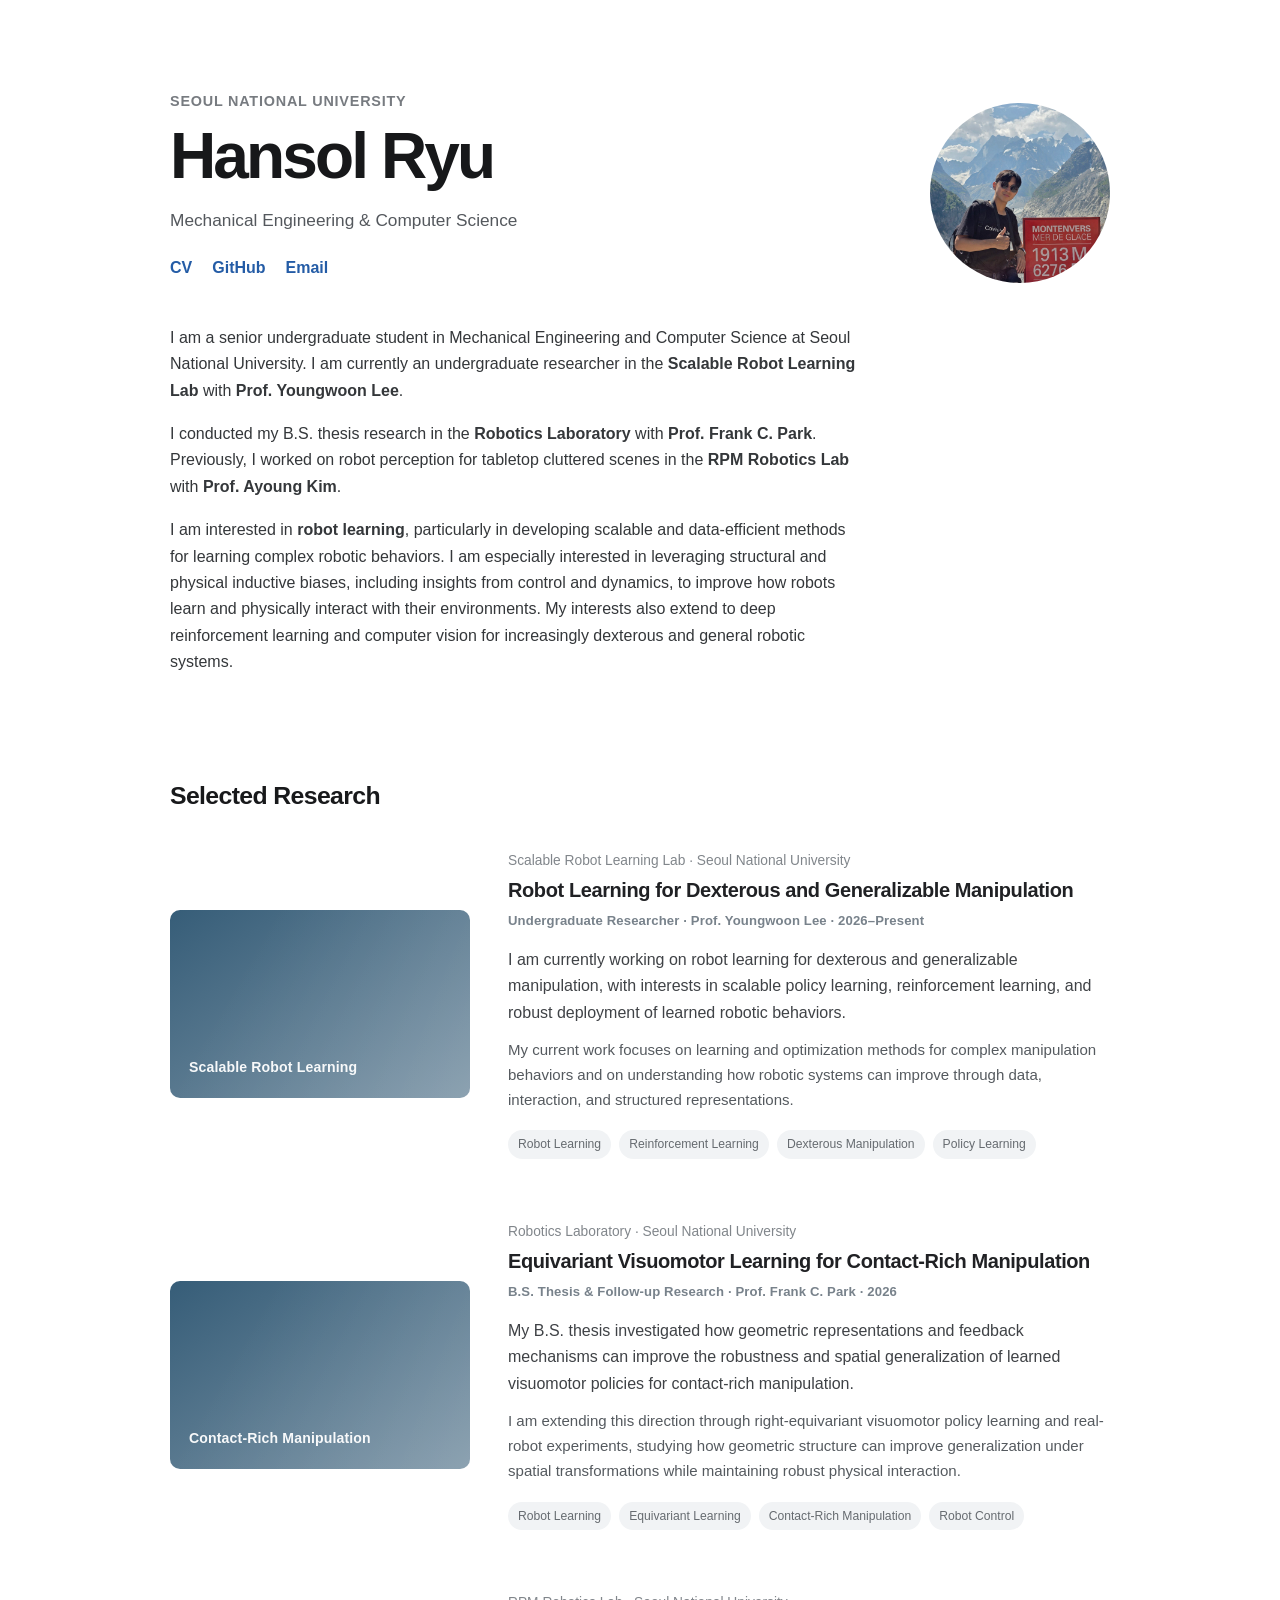
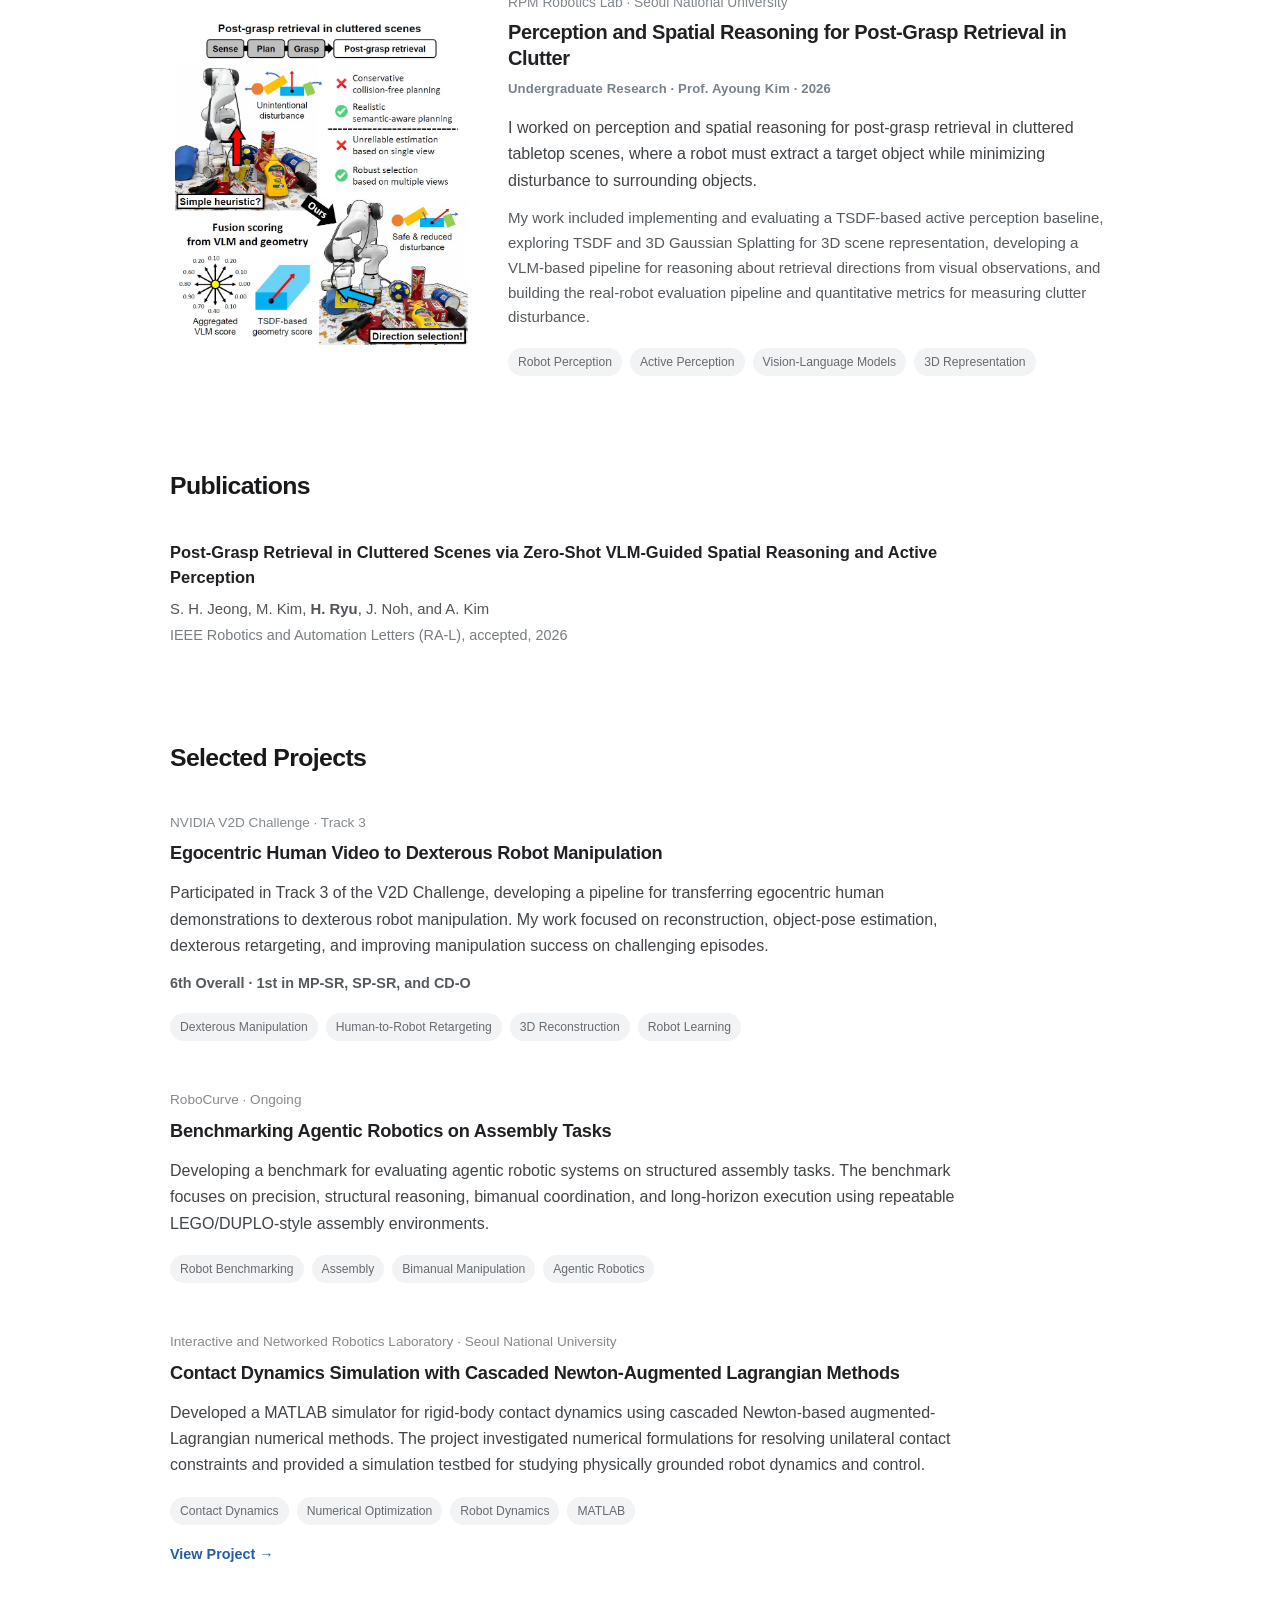
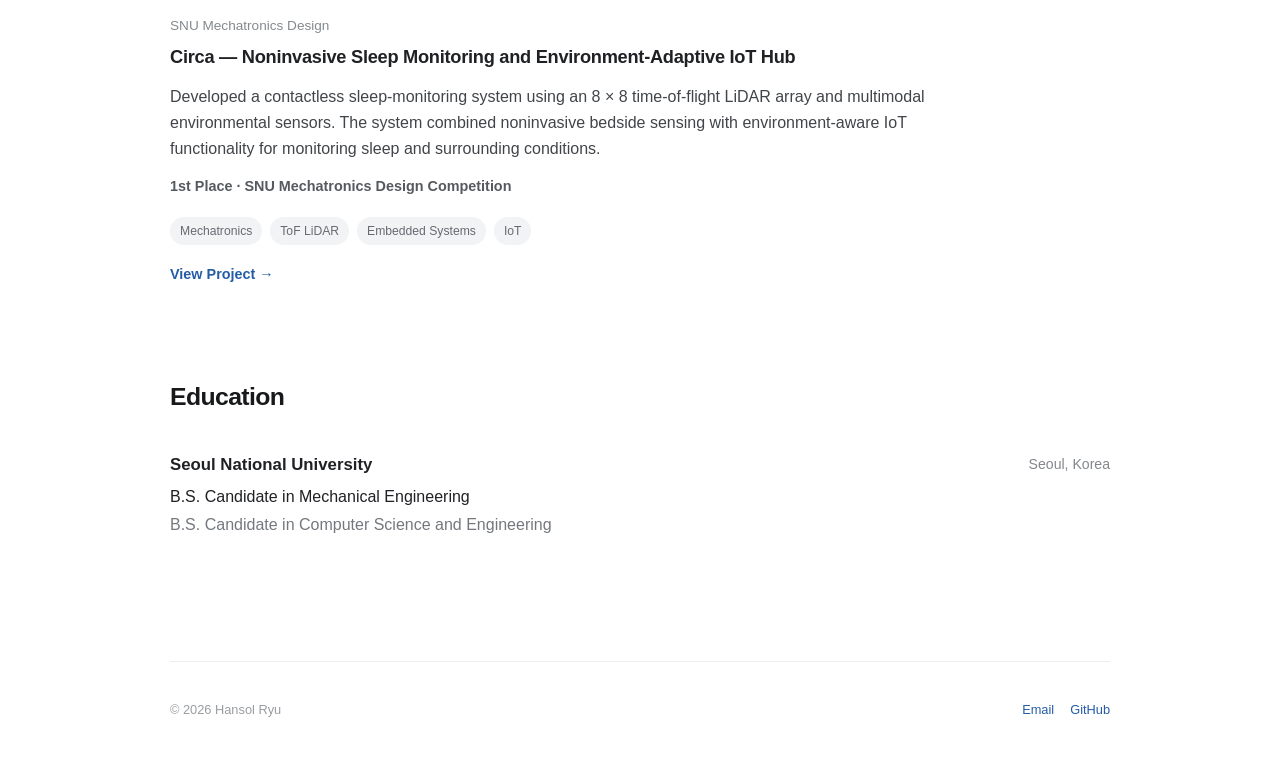
<file: index.html>
<!DOCTYPE html>
<html lang="en">

<head>
  <meta charset="UTF-8">
  <meta name="viewport" content="width=device-width, initial-scale=1.0">

  <title>Hansol Ryu</title>

  <meta
    name="description"
    content="Hansol Ryu - Undergraduate researcher in robot learning at Seoul National University."
  >

  <!-- Increase version number when CSS is updated -->
  <link rel="stylesheet" href="style.css?v=10">
</head>


<body>

  <main class="container">


    <!-- =========================================================
         HERO
    ========================================================== -->

    <section class="hero">

      <div class="hero-content">

        <p class="eyebrow">
          Seoul National University
        </p>

        <h1>Hansol Ryu</h1>

        <p class="subtitle">
          Mechanical Engineering & Computer Science
        </p>


        <div class="hero-links">

          <a
            href="Hansol_Ryu_CV.pdf"
            target="_blank"
            rel="noopener noreferrer"
          >
            CV
          </a>

          <a
            href="https://github.com/hryu02-hub"
            target="_blank"
            rel="noopener noreferrer"
          >
            GitHub
          </a>

          <a href="mailto:hansol02ryu@snu.ac.kr">
            Email
          </a>

        </div>


        <!-- =====================================================
             BIO
        ====================================================== -->

        <div class="bio">

          <p>
            I am a senior undergraduate student in Mechanical Engineering and
            Computer Science at Seoul National University. I am currently an
            undergraduate researcher in the
            <a
              href="https://srl.snu.ac.kr/"
              target="_blank"
              rel="noopener noreferrer"
            >
              <strong>Scalable Robot Learning Lab</strong>
            </a>
            with <strong>Prof. Youngwoon Lee</strong>.
          </p>

          <p>
            I conducted my B.S. thesis research in the
            <a
              href="https://sites.google.com/robotics.snu.ac.kr/fcp/home"
              target="_blank"
              rel="noopener noreferrer"
            >
              <strong>Robotics Laboratory</strong>
            </a>
            with <strong>Prof. Frank C. Park</strong>.
            Previously, I worked on robot perception for tabletop cluttered
            scenes in the
            <a
              href="https://rpm.snu.ac.kr/"
              target="_blank"
              rel="noopener noreferrer"
            >
              <strong>RPM Robotics Lab</strong>
            </a>
            with <strong>Prof. Ayoung Kim</strong>.
          </p>

          <p>
            I am interested in <strong>robot learning</strong>, particularly in
            developing scalable and data-efficient methods for learning complex
            robotic behaviors. I am especially interested in leveraging
            structural and physical inductive biases, including insights from
            control and dynamics, to improve how robots learn and physically
            interact with their environments. My interests also extend to deep
            reinforcement learning and computer vision for increasingly
            dexterous and general robotic systems.
          </p>

        </div>

      </div>


      <!-- Profile Photo -->

      <img
        class="profile-photo"
        src="assets/profile.jpg"
        alt="Hansol Ryu"
      >

    </section>



    <!-- =========================================================
         SELECTED RESEARCH
    ========================================================== -->

    <section class="section">

      <h2>Selected Research</h2>



      <!-- =====================================================
           SCALABLE ROBOT LEARNING LAB
      ====================================================== -->

      <article class="research-item">

        <!-- Temporary placeholder until a research image is added -->
        <div class="research-visual robot-learning">
          <span>Scalable Robot Learning</span>
        </div>


        <div class="research-content">

          <p class="research-lab">
            <a
              href="https://srl.snu.ac.kr/"
              target="_blank"
              rel="noopener noreferrer"
            >
              Scalable Robot Learning Lab
            </a>
            · Seoul National University
          </p>

          <h3>
            Robot Learning for Dexterous and Generalizable Manipulation
          </h3>

          <p class="research-status">
            Undergraduate Researcher · Prof. Youngwoon Lee · 2026–Present
          </p>

          <p>
            I am currently working on robot learning for dexterous and
            generalizable manipulation, with interests in scalable policy
            learning, reinforcement learning, and robust deployment of learned
            robotic behaviors.
          </p>

          <p class="research-detail">
            My current work focuses on learning and optimization methods for
            complex manipulation behaviors and on understanding how robotic
            systems can improve through data, interaction, and structured
            representations.
          </p>

          <div class="research-tags">
            <span>Robot Learning</span>
            <span>Reinforcement Learning</span>
            <span>Dexterous Manipulation</span>
            <span>Policy Learning</span>
          </div>

        </div>

      </article>



      <!-- =====================================================
           FRANK PARK LAB — B.S. THESIS + FOLLOW-UP
      ====================================================== -->

      <article class="research-item">

        <!-- Temporary placeholder until a research image is added -->
        <div class="research-visual robot-learning">
          <span>Contact-Rich Manipulation</span>
        </div>


        <div class="research-content">

          <p class="research-lab">
            <a
              href="https://sites.google.com/robotics.snu.ac.kr/fcp/home"
              target="_blank"
              rel="noopener noreferrer"
            >
              Robotics Laboratory
            </a>
            · Seoul National University
          </p>

          <h3>
            Equivariant Visuomotor Learning for Contact-Rich Manipulation
          </h3>

          <p class="research-status">
            B.S. Thesis & Follow-up Research · Prof. Frank C. Park · 2026
          </p>

          <p>
            My B.S. thesis investigated how geometric representations and
            feedback mechanisms can improve the robustness and spatial
            generalization of learned visuomotor policies for contact-rich
            manipulation.
          </p>

          <p class="research-detail">
            I am extending this direction through right-equivariant visuomotor
            policy learning and real-robot experiments, studying how geometric
            structure can improve generalization under spatial transformations
            while maintaining robust physical interaction.
          </p>

          <div class="research-tags">
            <span>Robot Learning</span>
            <span>Equivariant Learning</span>
            <span>Contact-Rich Manipulation</span>
            <span>Robot Control</span>
          </div>

        </div>

      </article>



      <!-- =====================================================
           RPM ROBOTICS LAB
      ====================================================== -->

      <article class="research-item">

        <img
          class="research-image perception-full"
          src="assets/perception.jpg"
          alt="Perception and spatial reasoning for post-grasp retrieval in clutter"
        >


        <div class="research-content">

          <p class="research-lab">
            <a
              href="https://rpm.snu.ac.kr/"
              target="_blank"
              rel="noopener noreferrer"
            >
              RPM Robotics Lab
            </a>
            · Seoul National University
          </p>

          <h3>
            Perception and Spatial Reasoning for Post-Grasp Retrieval in Clutter
          </h3>

          <p class="research-status">
            Undergraduate Research · Prof. Ayoung Kim · 2026
          </p>

          <p>
            I worked on perception and spatial reasoning for post-grasp
            retrieval in cluttered tabletop scenes, where a robot must extract
            a target object while minimizing disturbance to surrounding
            objects.
          </p>

          <p class="research-detail">
            My work included implementing and evaluating a TSDF-based active
            perception baseline, exploring TSDF and 3D Gaussian Splatting for
            3D scene representation, developing a VLM-based pipeline for
            reasoning about retrieval directions from visual observations,
            and building the real-robot evaluation pipeline and quantitative
            metrics for measuring clutter disturbance.
          </p>

          <div class="research-tags">
            <span>Robot Perception</span>
            <span>Active Perception</span>
            <span>Vision-Language Models</span>
            <span>3D Representation</span>
          </div>

        </div>

      </article>

    </section>



    <!-- =========================================================
         PUBLICATIONS
    ========================================================== -->

    <section class="section">

      <h2>Publications</h2>

      <div class="publication">

        <p class="publication-title">
          Post-Grasp Retrieval in Cluttered Scenes via Zero-Shot
          VLM-Guided Spatial Reasoning and Active Perception
        </p>

        <p class="publication-authors">
          S. H. Jeong, M. Kim, <strong>H. Ryu</strong>,
          J. Noh, and A. Kim
        </p>

        <p class="publication-venue">
          IEEE Robotics and Automation Letters (RA-L),
          accepted, 2026
        </p>

      </div>

    </section>



    <!-- =========================================================
         SELECTED PROJECTS
    ========================================================== -->

    <section class="section">

      <h2>Selected Projects</h2>



      <!-- =====================================================
           V2D CHALLENGE
      ====================================================== -->

      <div class="project-item">

        <p class="project-meta">
          NVIDIA V2D Challenge · Track 3
        </p>

        <h3>
          Egocentric Human Video to Dexterous Robot Manipulation
        </h3>

        <p>
          Participated in Track 3 of the V2D Challenge, developing a pipeline
          for transferring egocentric human demonstrations to dexterous robot
          manipulation. My work focused on reconstruction, object-pose
          estimation, dexterous retargeting, and improving manipulation
          success on challenging episodes.
        </p>

        <p class="project-award">
          6th Overall · 1st in MP-SR, SP-SR, and CD-O
        </p>

        <div class="research-tags">
          <span>Dexterous Manipulation</span>
          <span>Human-to-Robot Retargeting</span>
          <span>3D Reconstruction</span>
          <span>Robot Learning</span>
        </div>

      </div>



      <!-- =====================================================
           ROBOCURVE
      ====================================================== -->

      <div class="project-item">

        <p class="project-meta">
          RoboCurve · Ongoing
        </p>

        <h3>
          Benchmarking Agentic Robotics on Assembly Tasks
        </h3>

        <p>
          Developing a benchmark for evaluating agentic robotic systems on
          structured assembly tasks. The benchmark focuses on precision,
          structural reasoning, bimanual coordination, and long-horizon
          execution using repeatable LEGO/DUPLO-style assembly environments.
        </p>

        <div class="research-tags">
          <span>Robot Benchmarking</span>
          <span>Assembly</span>
          <span>Bimanual Manipulation</span>
          <span>Agentic Robotics</span>
        </div>

      </div>



      <!-- =====================================================
           CONTACT DYNAMICS / CANAL
      ====================================================== -->

      <div class="project-item">

        <p class="project-meta">
          Interactive and Networked Robotics Laboratory ·
          Seoul National University
        </p>

        <h3>
          Contact Dynamics Simulation with Cascaded
          Newton-Augmented Lagrangian Methods
        </h3>

        <p>
          Developed a MATLAB simulator for rigid-body contact dynamics using
          cascaded Newton-based augmented-Lagrangian numerical methods.
          The project investigated numerical formulations for resolving
          unilateral contact constraints and provided a simulation testbed
          for studying physically grounded robot dynamics and control.
        </p>

        <div class="research-tags">
          <span>Contact Dynamics</span>
          <span>Numerical Optimization</span>
          <span>Robot Dynamics</span>
          <span>MATLAB</span>
        </div>

        <a
          class="project-link"
          href="projects/canal.html"
        >
          View Project →
        </a>

      </div>



      <!-- =====================================================
           CIRCA
      ====================================================== -->

      <div class="project-item">

        <p class="project-meta">
          SNU Mechatronics Design
        </p>

        <h3>
          Circa — Noninvasive Sleep Monitoring and
          Environment-Adaptive IoT Hub
        </h3>

        <p>
          Developed a contactless sleep-monitoring system using an
          8 × 8 time-of-flight LiDAR array and multimodal environmental
          sensors. The system combined noninvasive bedside sensing with
          environment-aware IoT functionality for monitoring sleep and
          surrounding conditions.
        </p>

        <p class="project-award">
          1st Place · SNU Mechatronics Design Competition
        </p>

        <div class="research-tags">
          <span>Mechatronics</span>
          <span>ToF LiDAR</span>
          <span>Embedded Systems</span>
          <span>IoT</span>
        </div>

        <a
          class="project-link"
          href="projects/circa.html"
        >
          View Project →
        </a>

      </div>

    </section>



    <!-- =========================================================
         EDUCATION
    ========================================================== -->

    <section class="section">

      <h2>Education</h2>

      <div class="education">

        <div>

          <h3>
            Seoul National University
          </h3>

          <p>
            B.S. Candidate in Mechanical Engineering
          </p>

          <p class="muted">
            B.S. Candidate in Computer Science and Engineering
          </p>

        </div>

        <p class="education-location">
          Seoul, Korea
        </p>

      </div>

    </section>



    <!-- =========================================================
         FOOTER
    ========================================================== -->

    <footer>

      <p>
        © 2026 Hansol Ryu
      </p>

      <div class="footer-links">

        <a href="mailto:hansol02ryu@snu.ac.kr">
          Email
        </a>

        <a
          href="https://github.com/hryu02-hub"
          target="_blank"
          rel="noopener noreferrer"
        >
          GitHub
        </a>

      </div>

    </footer>

  </main>

</body>

</html>
</file>
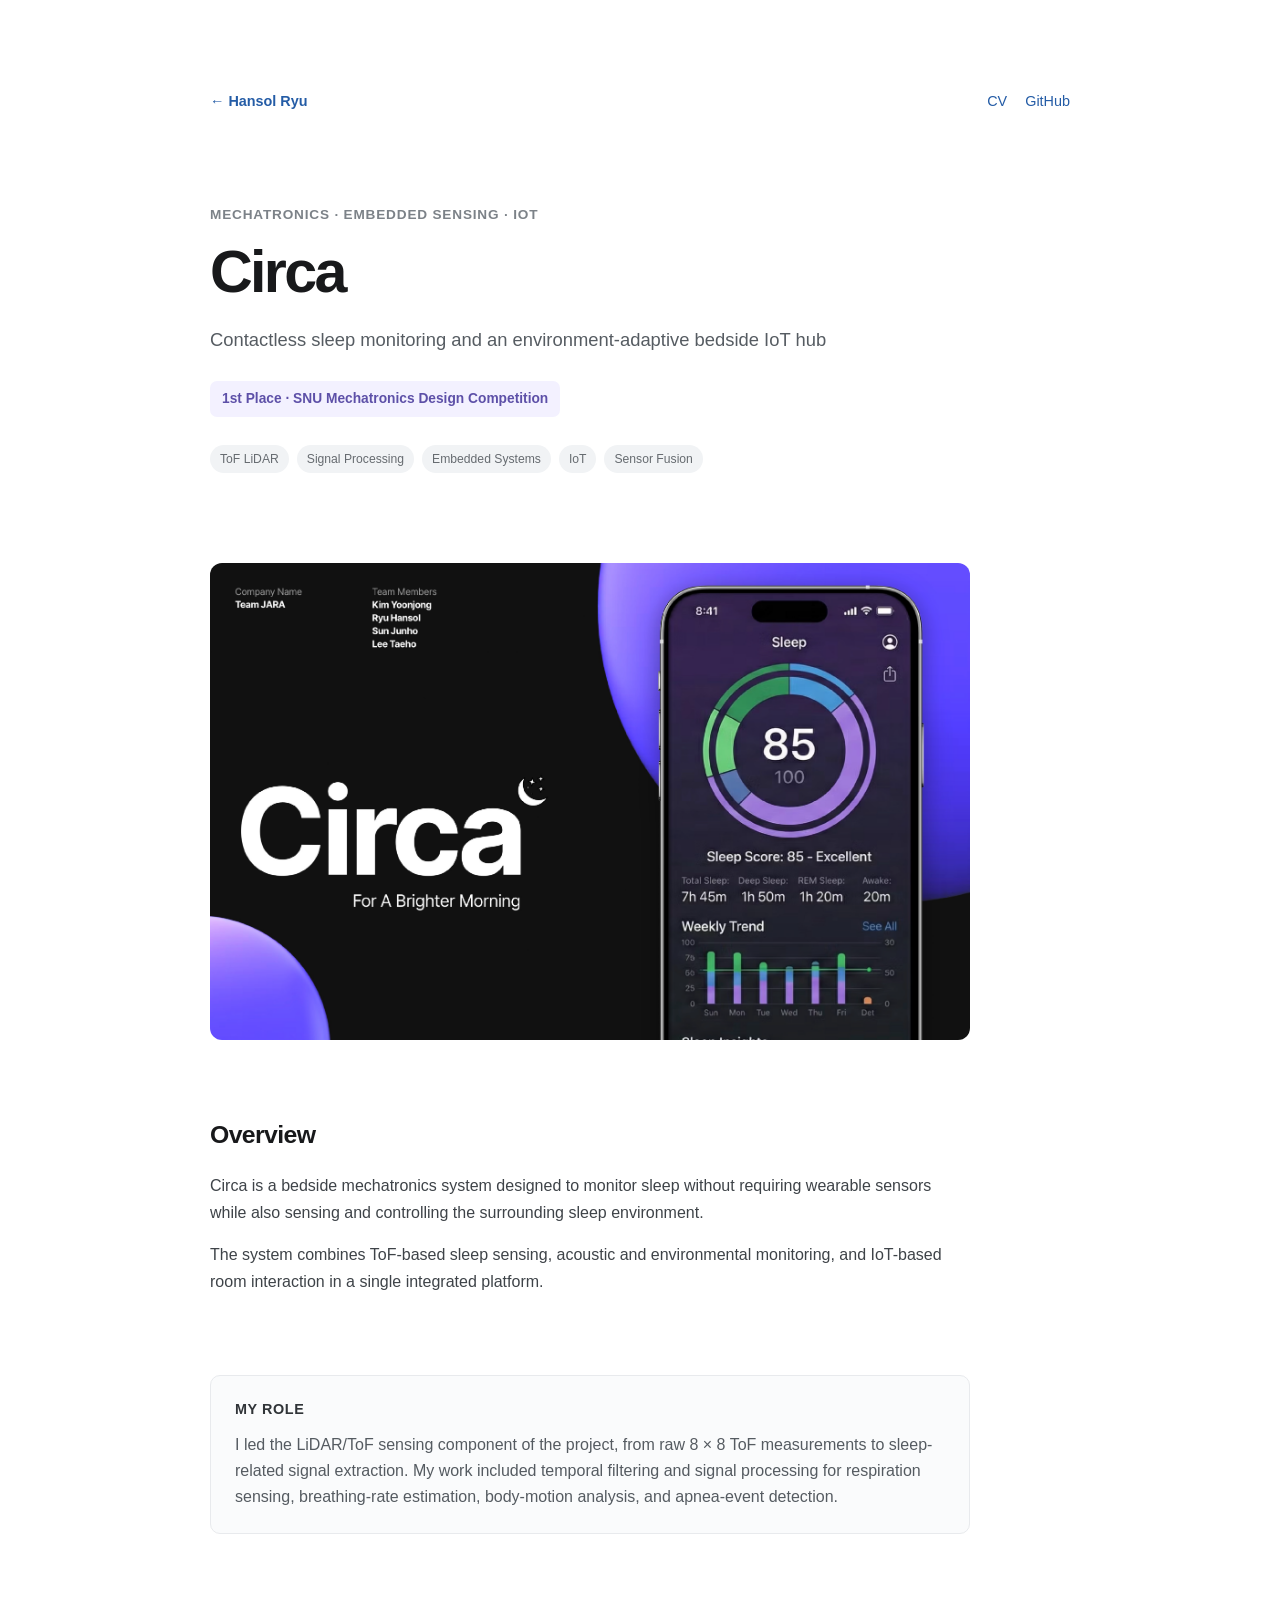
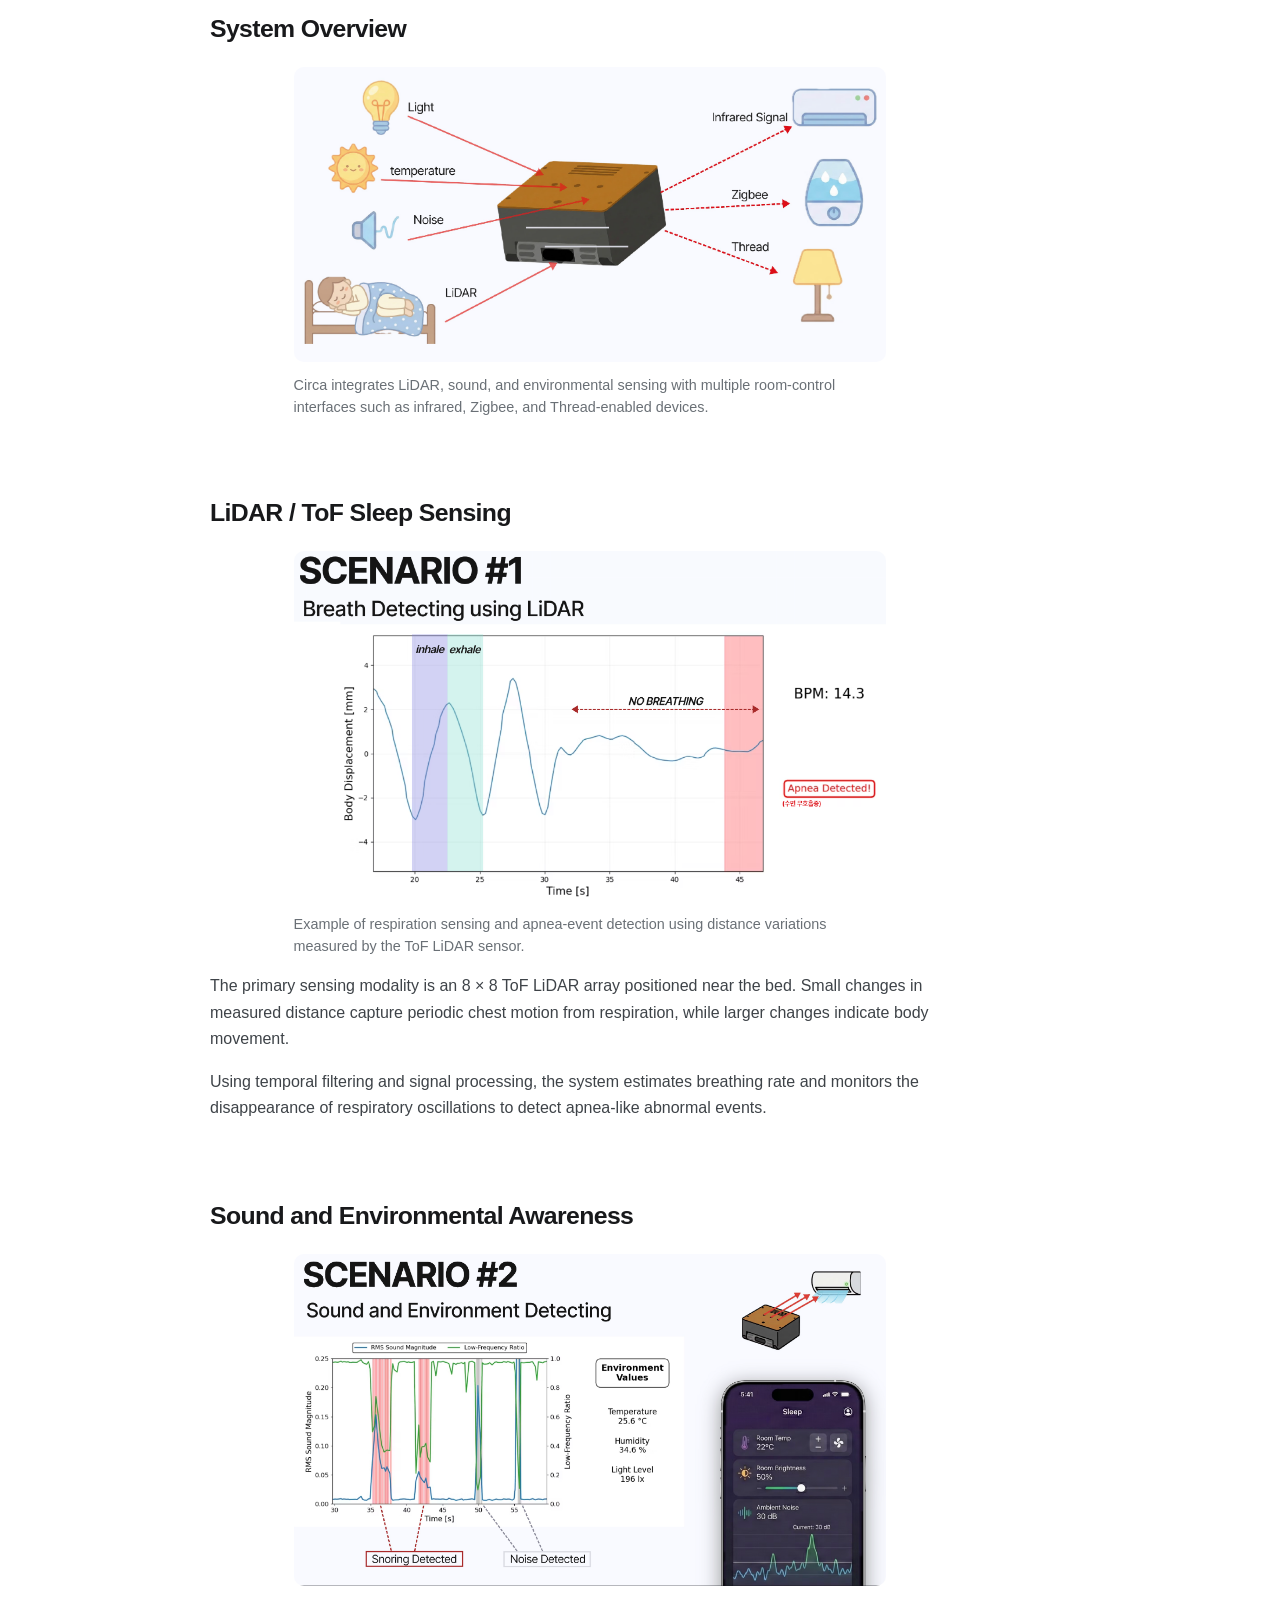
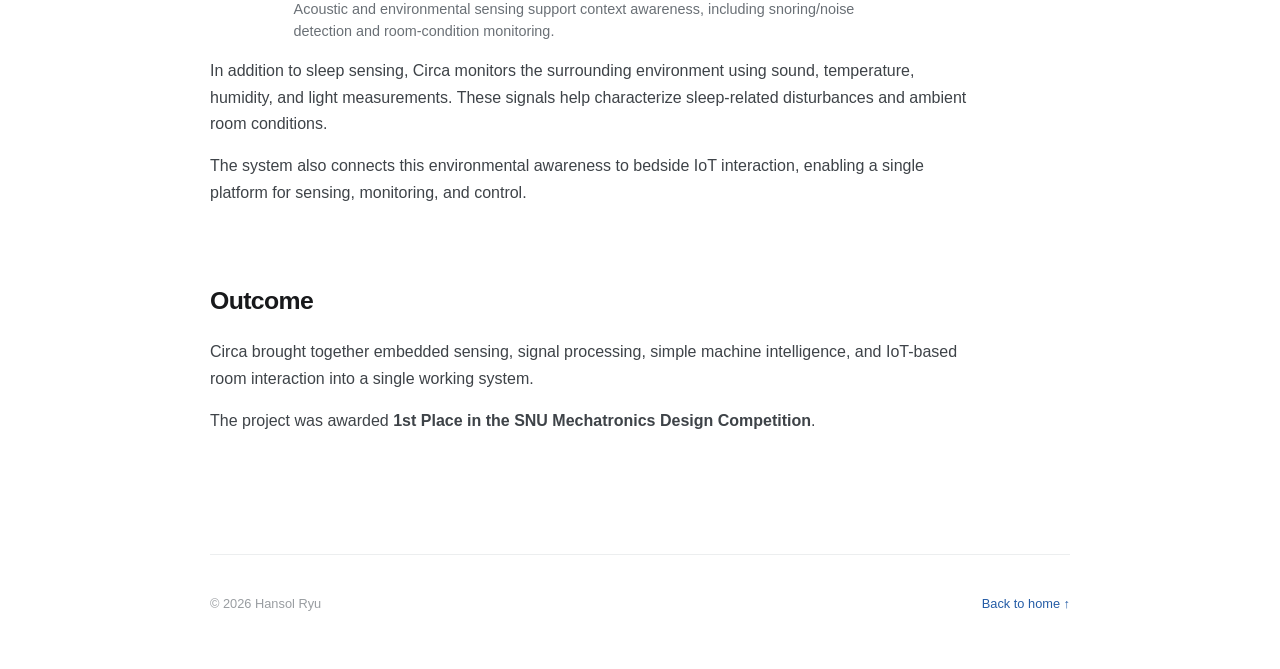
<file: projects/circa.html>
<!DOCTYPE html>
<html lang="en">

<head>
  <meta charset="UTF-8">
  <meta name="viewport" content="width=device-width, initial-scale=1.0">

  <title>Circa | Hansol Ryu</title>

  <meta
    name="description"
    content="Circa - A contactless sleep-monitoring and environment-adaptive IoT system."
  >

  <link rel="stylesheet" href="../style.css?v=9">
</head>

<body>

  <main class="container project-page">

    <!-- =========================================================
         NAVIGATION
    ========================================================== -->

    <nav class="project-nav">

      <a href="../index.html">
        ← Hansol Ryu
      </a>

      <div class="project-nav-links">
        <a
          href="../Hansol_Ryu_CV.pdf"
          target="_blank"
          rel="noopener noreferrer"
        >
          CV
        </a>

        <a
          href="https://github.com/hryu02-hub"
          target="_blank"
          rel="noopener noreferrer"
        >
          GitHub
        </a>
      </div>

    </nav>



    <!-- =========================================================
         HERO
    ========================================================== -->

    <header class="project-hero">

      <p class="project-kicker">
        Mechatronics · Embedded Sensing · IoT
      </p>

      <h1 class="project-title">
        Circa
      </h1>

      <p class="project-subtitle">
        Contactless sleep monitoring and an
        environment-adaptive bedside IoT hub
      </p>

      <p class="circa-award">
        1st Place · SNU Mechatronics Design Competition
      </p>

      <div class="research-tags project-tags">
        <span>ToF LiDAR</span>
        <span>Signal Processing</span>
        <span>Embedded Systems</span>
        <span>IoT</span>
        <span>Sensor Fusion</span>
      </div>

    </header>



    <!-- =========================================================
         HERO IMAGE
    ========================================================== -->

    <section class="project-section">
      <img
        class="circa-hero-image"
        src="../assets/circa/title.png"
        alt="Circa project title and mobile app interface"
      >
    </section>



    <!-- =========================================================
         OVERVIEW
    ========================================================== -->

    <section class="project-section">

      <h2>Overview</h2>

      <p>
        Circa is a bedside mechatronics system designed to monitor
        sleep without requiring wearable sensors while also sensing
        and controlling the surrounding sleep environment.
      </p>

      <p>
        The system combines ToF-based sleep sensing, acoustic and
        environmental monitoring, and IoT-based room interaction
        in a single integrated platform.
      </p>

    </section>



    <!-- =========================================================
         MY ROLE
    ========================================================== -->

    <section class="project-section">

      <div class="project-role">

        <p class="project-role-label">
          My Role
        </p>

        <p>
          I led the LiDAR/ToF sensing component of the project,
          from raw 8 × 8 ToF measurements to sleep-related signal
          extraction. My work included temporal filtering and
          signal processing for respiration sensing, breathing-rate
          estimation, body-motion analysis, and apnea-event detection.
        </p>

      </div>

    </section>



    <!-- =========================================================
         SYSTEM OVERVIEW
    ========================================================== -->

    <section class="project-section">

      <h2>System Overview</h2>

      <img
        class="project-figure"
        src="../assets/circa/diagram.png"
        alt="Circa system diagram with sensors and IoT devices"
      >

      <p class="project-caption">
        Circa integrates LiDAR, sound, and environmental sensing with
        multiple room-control interfaces such as infrared, Zigbee,
        and Thread-enabled devices.
      </p>

    </section>



    <!-- =========================================================
         LIDAR / TOF SLEEP SENSING
    ========================================================== -->

    <section class="project-section">

      <h2>LiDAR / ToF Sleep Sensing</h2>

      <img
        class="project-figure"
        src="../assets/circa/lidar.png"
        alt="Breath detection and apnea detection using LiDAR"
      >

      <p class="project-caption">
        Example of respiration sensing and apnea-event detection using
        distance variations measured by the ToF LiDAR sensor.
      </p>

      <p>
        The primary sensing modality is an 8 × 8 ToF LiDAR array
        positioned near the bed. Small changes in measured distance
        capture periodic chest motion from respiration, while larger
        changes indicate body movement.
      </p>

      <p>
        Using temporal filtering and signal processing, the system
        estimates breathing rate and monitors the disappearance of
        respiratory oscillations to detect apnea-like abnormal events.
      </p>

    </section>



    <!-- =========================================================
         SOUND & ENVIRONMENT
    ========================================================== -->

    <section class="project-section">

      <h2>Sound and Environmental Awareness</h2>

      <img
        class="project-figure"
        src="../assets/circa/sound.png"
        alt="Sound and environment detection in Circa"
      >

      <p class="project-caption">
        Acoustic and environmental sensing support context awareness,
        including snoring/noise detection and room-condition monitoring.
      </p>

      <p>
        In addition to sleep sensing, Circa monitors the surrounding
        environment using sound, temperature, humidity, and light
        measurements. These signals help characterize sleep-related
        disturbances and ambient room conditions.
      </p>

      <p>
        The system also connects this environmental awareness to
        bedside IoT interaction, enabling a single platform for
        sensing, monitoring, and control.
      </p>

    </section>



    <!-- =========================================================
         OUTCOME
    ========================================================== -->

    <section class="project-section">

      <h2>Outcome</h2>

      <p>
        Circa brought together embedded sensing, signal processing,
        simple machine intelligence, and IoT-based room interaction
        into a single working system.
      </p>

      <p>
        The project was awarded
        <strong>1st Place in the SNU Mechatronics Design Competition</strong>.
      </p>

    </section>



    <!-- =========================================================
         FOOTER
    ========================================================== -->

    <footer>

      <p>
        © 2026 Hansol Ryu
      </p>

      <a href="../index.html">
        Back to home ↑
      </a>

    </footer>

  </main>

</body>

</html>
</file>
<file: style.css>
/* =========================================================
   BASE
========================================================= */

* {
  box-sizing: border-box;
}

html {
  scroll-behavior: smooth;
}

body {
  margin: 0;

  background: #ffffff;
  color: #202124;

  font-family:
    Inter,
    -apple-system,
    BlinkMacSystemFont,
    "Segoe UI",
    Helvetica,
    Arial,
    sans-serif;

  font-size: 16px;
  line-height: 1.65;

  -webkit-font-smoothing: antialiased;
}

a {
  color: #245ca6;
  text-decoration: none;

  transition:
    opacity 0.15s ease,
    color 0.15s ease;
}

a:hover {
  opacity: 0.72;
}

strong {
  font-weight: 650;
}


/* =========================================================
   MAIN LAYOUT
========================================================= */

.container {
  width: min(92%, 940px);

  margin: 0 auto;

  padding: 90px 0 42px;
}


/* =========================================================
   HOME — HERO
========================================================= */

.hero {
  display: grid;

  grid-template-columns:
    minmax(0, 1fr)
    180px;

  gap: 65px;

  align-items: start;

  margin-bottom: 105px;
}

.eyebrow {
  margin: 0 0 9px;

  color: #777b80;

  font-size: 0.9rem;
  font-weight: 550;

  text-transform: uppercase;
  letter-spacing: 0.055em;
}

h1 {
  margin: 0;

  color: #17181a;

  font-size: clamp(2.7rem, 6vw, 4rem);
  line-height: 1.05;

  font-weight: 720;

  letter-spacing: -0.045em;
}

.subtitle {
  margin: 16px 0 0;

  color: #54585d;

  font-size: 1.08rem;
}

.hero-links {
  display: flex;

  gap: 20px;

  margin-top: 21px;
}

.hero-links a {
  font-weight: 600;
}

.bio {
  max-width: 700px;

  margin-top: 43px;

  color: #34373a;
}

.bio p {
  margin: 0 0 17px;
}

.bio p:last-child {
  margin-bottom: 0;
}


/* Lab links in bio */

.bio a {
  color: inherit;

  text-decoration: none;
}

.bio a:hover {
  color: #245ca6;

  opacity: 1;
}


/* =========================================================
   PROFILE PHOTO
========================================================= */

.profile-photo {
  display: block;

  width: 180px;
  height: 180px;

  margin-top: 13px;

  border-radius: 50%;

  object-fit: cover;
  object-position: center;
}


/* =========================================================
   GENERAL SECTIONS
========================================================= */

.section {
  margin-bottom: 95px;
}

h2 {
  margin: 0 0 38px;

  color: #18191b;

  font-size: 1.55rem;
  line-height: 1.25;

  font-weight: 680;

  letter-spacing: -0.025em;
}


/* =========================================================
   HOME — RESEARCH
========================================================= */

.research-item {
  display: grid;

  grid-template-columns:
    300px
    minmax(0, 1fr);

  gap: 38px;

  align-items: center;

  margin-bottom: 62px;
}

.research-item:last-child {
  margin-bottom: 0;
}


/* Research image / placeholder */

.research-visual,
.research-image {
  width: 100%;

  border-radius: 10px;
}

.research-image {
  display: block;

  aspect-ratio: 16 / 10;

  object-fit: cover;
}

.research-visual {
  display: flex;

  align-items: flex-end;

  aspect-ratio: 16 / 10;

  padding: 19px;

  overflow: hidden;

  position: relative;

  color: rgba(255, 255, 255, 0.95);

  font-size: 0.88rem;
  font-weight: 600;

  letter-spacing: 0.01em;
}

.research-visual::before {
  content: "";

  position: absolute;

  inset: 0;

  opacity: 0.4;

  background:
    linear-gradient(
      120deg,
      transparent 25%,
      rgba(255, 255, 255, 0.25)
    );
}

.research-visual span {
  position: relative;

  z-index: 1;
}

.robot-learning {
  background:
    linear-gradient(
      145deg,
      #365d78,
      #8098a9
    );
}


/* Full-size perception figure */

.perception-full {
  width: 100%;
  height: auto;

  aspect-ratio: auto;

  object-fit: contain;

  background: #ffffff;
}


/* Research text */

.research-lab {
  margin: 0 0 5px;

  color: #81868b;

  font-size: 0.86rem;
}

.research-lab a {
  color: inherit;

  text-decoration: none;
}

.research-lab a:hover {
  color: #245ca6;

  opacity: 1;
}

.research-content h3 {
  margin: 0 0 7px;

  color: #202124;

  font-size: 1.25rem;
  line-height: 1.3;

  font-weight: 670;

  letter-spacing: -0.02em;
}

.research-status {
  margin: 0 0 15px !important;

  color: #78828b !important;

  font-size: 0.82rem;

  font-weight: 550;

  letter-spacing: 0.01em;
}

.research-content > p:not(.research-lab):not(.research-status) {
  margin: 0;

  color: #3f4246;
}

.research-detail {
  margin-top: 12px !important;

  color: #555a5f !important;

  font-size: 0.94rem;
}


/* Tags */

.research-tags {
  display: flex;

  flex-wrap: wrap;

  gap: 7px 8px;

  margin-top: 18px;
}

.research-tags span {
  padding: 4px 10px;

  border-radius: 100px;

  background: #f1f3f5;
  color: #666b70;

  font-size: 0.76rem;
}


/* =========================================================
   HOME — PUBLICATIONS
========================================================= */

.publication {
  max-width: 820px;

  margin-bottom: 30px;
}

.publication-title {
  margin: 0 0 7px;

  color: #202124;

  font-size: 1.03rem;
  font-weight: 650;

  line-height: 1.5;
}

.publication-authors {
  margin: 0 0 3px;

  color: #505459;

  font-size: 0.93rem;
}

.publication-venue {
  margin: 0;

  color: #777c81;

  font-size: 0.9rem;
}


/* =========================================================
   HOME — PROJECTS
========================================================= */

.project-item {
  max-width: 820px;

  margin-bottom: 48px;
}

.project-item:last-child {
  margin-bottom: 0;
}

.project-item h3 {
  margin: 4px 0 12px;

  color: #202124;

  font-size: 1.14rem;
  font-weight: 660;

  letter-spacing: -0.015em;
}

.project-item > p:not(.project-meta):not(.project-award) {
  margin: 0;

  color: #414549;
}

.project-meta {
  margin: 0;

  color: #858a8f;

  font-size: 0.85rem;
}

.project-award {
  margin: 12px 0 0;

  color: #555a5f;

  font-size: 0.9rem;
  font-weight: 550;
}

.project-item .project-link {
  display: inline-block;

  margin-top: 18px;
}


/* =========================================================
   EDUCATION
========================================================= */

.education {
  display: flex;

  align-items: flex-start;
  justify-content: space-between;

  gap: 40px;
}

.education h3 {
  margin: 0 0 5px;

  font-size: 1.05rem;

  font-weight: 650;
}

.education p {
  margin: 2px 0;
}

.education-location {
  flex-shrink: 0;

  color: #83878b;

  font-size: 0.88rem;
}

.muted {
  color: #74787d;
}


/* =========================================================
   FOOTER
========================================================= */

footer {
  display: flex;

  align-items: center;
  justify-content: space-between;

  margin-top: 120px;

  padding-top: 25px;

  border-top: 1px solid #eceeef;

  color: #999da1;

  font-size: 0.8rem;
}

.footer-links {
  display: flex;

  gap: 16px;
}


/* =========================================================
   PROJECT PAGE — GENERAL
========================================================= */

.project-page {
  max-width: 860px;
}


/* Project navigation */

.project-nav {
  display: flex;

  align-items: center;
  justify-content: space-between;

  margin-bottom: 90px;

  font-size: 0.9rem;
}

.project-nav > a {
  font-weight: 600;
}

.project-nav-links {
  display: flex;

  gap: 18px;
}


/* =========================================================
   PROJECT PAGE — HERO
========================================================= */

.project-hero {
  max-width: 760px;

  margin-bottom: 90px;
}

.project-kicker {
  margin: 0 0 14px;

  color: #7c8288;

  font-size: 0.85rem;
  font-weight: 600;

  text-transform: uppercase;
  letter-spacing: 0.06em;
}

.project-title {
  margin: 0;

  color: #18191b;

  font-size: clamp(2.4rem, 6vw, 3.7rem);
  line-height: 1.08;

  font-weight: 720;

  letter-spacing: -0.045em;
}

.project-subtitle {
  max-width: 680px;

  margin: 22px 0 0;

  color: #565c62;

  font-size: 1.15rem;
  line-height: 1.55;
}

.project-tags {
  margin-top: 28px;
}


/* =========================================================
   PROJECT PAGE — SECTIONS
========================================================= */

.project-section {
  max-width: 760px;

  margin-bottom: 80px;
}

.project-section h2 {
  margin-bottom: 22px;
}

.project-section > p {
  margin: 0 0 16px;

  color: #3e4348;
}

.project-section > p:last-child {
  margin-bottom: 0;
}


/* =========================================================
   PROJECT PAGE — IMPLEMENTATION CARDS
========================================================= */

.project-points {
  display: grid;

  grid-template-columns:
    repeat(2, minmax(0, 1fr));

  gap: 18px;
}

.project-point {
  padding: 22px 23px;

  border: 1px solid #e8eaed;

  border-radius: 10px;

  background: #fafbfc;
}

.project-point h3 {
  margin: 0 0 8px;

  color: #26292c;

  font-size: 0.98rem;
  font-weight: 650;
}

.project-point p {
  margin: 0;

  color: #5d6267;

  font-size: 0.9rem;
  line-height: 1.6;
}


/* =========================================================
   PROJECT PAGE — FLOW
========================================================= */

.solver-flow {
  display: flex;

  align-items: center;

  gap: 9px;

  overflow-x: auto;

  padding: 8px 0;
}

.solver-step {
  flex: 0 0 auto;

  padding: 10px 14px;

  border-radius: 7px;

  background: #f1f3f5;

  color: #4c5257;

  font-size: 0.8rem;
  font-weight: 550;

  white-space: nowrap;
}

.solver-arrow {
  flex: 0 0 auto;

  color: #a1a6ab;
}


/* =========================================================
   PROJECT PAGE — VIDEO
========================================================= */

.project-video-wrap {
  margin-top: 6px;
}

.project-video {
  display: block;

  width: 100%;
  max-width: 760px;

  background: #000000;

  border-radius: 10px;
}

.project-caption {
  margin-top: 12px !important;

  color: #6a7076 !important;

  font-size: 0.9rem;
  line-height: 1.55;
}


/* =========================================================
   CANAL — EQUATIONS
========================================================= */

.equation-block {
  margin-bottom: 34px;
}

.equation-block:last-child {
  margin-bottom: 0;
}

.equation-title {
  margin: 0 0 10px;

  color: #25282c;

  font-size: 0.98rem;
  font-weight: 650;
}

.equation {
  margin: 0 0 14px;

  padding: 18px 20px;

  overflow-x: auto;

  border: 1px solid #e8eaed;

  border-radius: 10px;

  background: #fafbfc;
}

.equation-block p:not(.equation-title) {
  margin: 0;

  color: #565c62;
}


/* =========================================================
   CANAL — NOTATION
========================================================= */

.notation-box {
  margin: 0 0 42px;

  padding: 22px 24px;

  border: 1px solid #e8eaed;

  border-radius: 10px;

  background: #fafbfc;
}

.notation-title {
  margin: 0 0 18px;

  color: #303438;

  font-size: 0.92rem;
  font-weight: 650;
}

.notation-grid {
  display: grid;

  grid-template-columns:
    repeat(2, minmax(0, 1fr));

  gap: 11px 28px;
}

.notation-grid > div {
  display: grid;

  grid-template-columns: 72px 1fr;

  gap: 8px;

  align-items: baseline;

  color: #5a6066;

  font-size: 0.82rem;
  line-height: 1.45;
}

.notation-symbol {
  color: #292d31;

  font-weight: 600;
}


/* =========================================================
   PROJECT PAGE — REFERENCE
========================================================= */

.project-reference {
  padding-top: 8px;
}

.project-reference em {
  color: #44494e;
}

.project-link {
  display: inline-block;

  margin-top: 5px;

  font-size: 0.9rem;
  font-weight: 600;
}


/* =========================================================
   CIRCA — AWARD
========================================================= */

.circa-award {
  display: inline-block;

  margin: 26px 0 0;

  padding: 7px 12px;

  border-radius: 7px;

  background: #f3f1ff;
  color: #5d50a8;

  font-size: 0.86rem;
  font-weight: 650;
}


/* =========================================================
   CIRCA — HERO IMAGE
========================================================= */

.circa-hero-image {
  display: block;

  width: 100%;
  max-width: 760px;
  height: auto;

  margin: 0 auto;

  border-radius: 12px;

  object-fit: contain;
}


/* =========================================================
   CIRCA — REGULAR FIGURES
========================================================= */

.project-figure {
  display: block;

  width: 78%;
  max-width: 600px;
  height: auto;

  margin: 0 auto;

  border-radius: 10px;

  object-fit: contain;
}


/* Align captions with smaller figures */

.project-figure + .project-caption {
  width: 78%;
  max-width: 600px;

  margin-left: auto !important;
  margin-right: auto !important;
}


/* Optional finer image control */

.figure-diagram {
  max-width: 540px;
}

.figure-lidar {
  max-width: 620px;
}

.figure-sound {
  max-width: 620px;
}


/* =========================================================
   CIRCA — MY ROLE
========================================================= */

.project-role {
  max-width: 760px;

  padding: 22px 24px;

  border: 1px solid #e8eaed;

  border-radius: 10px;

  background: #fafbfc;
}

.project-role-label {
  margin: 0 0 10px;

  color: #303438;

  font-size: 0.9rem;
  font-weight: 650;

  text-transform: uppercase;

  letter-spacing: 0.04em;
}

.project-role p:last-child {
  margin: 0;

  color: #555b61;
}


/* =========================================================
   CIRCA — SYSTEM FLOW
========================================================= */

.circa-flow {
  display: grid;

  grid-template-columns:
    minmax(0, 1fr)
    auto
    minmax(0, 1fr)
    auto
    minmax(0, 1fr)
    auto
    minmax(0, 1fr);

  align-items: center;

  gap: 12px;

  overflow-x: auto;
}

.circa-flow-group {
  min-width: 145px;
}

.circa-flow-label {
  margin: 0 0 9px;

  color: #858a8f;

  font-size: 0.76rem;
  font-weight: 650;

  text-transform: uppercase;

  letter-spacing: 0.05em;
}

.circa-flow-box {
  margin-bottom: 7px;

  padding: 10px 12px;

  border: 1px solid #e7e9ec;

  border-radius: 7px;

  background: #fafbfc;

  color: #4d5257;

  font-size: 0.78rem;
  font-weight: 550;

  text-align: center;
}

.circa-flow-box:last-child {
  margin-bottom: 0;
}

.circa-flow-arrow {
  color: #a2a7ac;

  font-size: 1.15rem;
}


/* =========================================================
   CIRCA — SIGNAL FLOW
========================================================= */

.circa-signal-flow {
  margin-top: 4px;
}

.circa-section-note {
  margin-top: 18px !important;

  color: #686e74 !important;

  font-size: 0.9rem;
}


/* =========================================================
   CIRCA — IoT CARDS
========================================================= */

.circa-iot-grid {
  display: grid;

  grid-template-columns:
    repeat(3, minmax(0, 1fr));

  gap: 16px;

  margin-top: 30px;
}

.circa-iot-item {
  padding: 20px;

  border: 1px solid #e8eaed;

  border-radius: 10px;

  background: #fafbfc;
}

.circa-iot-icon {
  display: inline-block;

  margin-bottom: 19px;

  color: #8273d3;

  font-size: 0.76rem;
  font-weight: 700;

  letter-spacing: 0.05em;
}

.circa-iot-item h3 {
  margin: 0 0 7px;

  color: #282b2e;

  font-size: 0.98rem;
  font-weight: 650;
}

.circa-iot-item p {
  margin: 0;

  color: #62676c;

  font-size: 0.87rem;
  line-height: 1.55;
}


/* =========================================================
   TABLET
========================================================= */

@media (max-width: 780px) {

  .container {
    padding-top: 60px;
  }

  .hero {
    grid-template-columns:
      minmax(0, 1fr)
      140px;

    gap: 35px;

    margin-bottom: 80px;
  }

  .profile-photo {
    width: 140px;
    height: 140px;
  }

  .research-item {
    grid-template-columns:
      250px
      minmax(0, 1fr);

    gap: 28px;
  }

}


/* =========================================================
   MOBILE
========================================================= */

@media (max-width: 620px) {

  body {
    font-size: 15.5px;
  }

  .container {
    width: 88%;

    padding-top: 42px;
  }


  /* Home hero */

  .hero {
    display: flex;

    flex-direction: column-reverse;

    gap: 30px;

    margin-bottom: 75px;
  }

  .profile-photo {
    width: 115px;
    height: 115px;

    margin-top: 0;
  }

  .eyebrow {
    font-size: 0.8rem;
  }

  h1 {
    font-size: 2.65rem;
  }

  .bio {
    margin-top: 35px;
  }


  /* Sections */

  .section {
    margin-bottom: 75px;
  }

  h2 {
    margin-bottom: 30px;

    font-size: 1.4rem;
  }


  /* Home research */

  .research-item {
    display: block;

    margin-bottom: 55px;
  }

  .research-visual,
  .research-image {
    margin-bottom: 24px;
  }


  /* Education */

  .education {
    display: block;
  }

  .education-location {
    margin-top: 10px !important;
  }


  /* Project page */

  .project-nav {
    margin-bottom: 60px;
  }

  .project-hero {
    margin-bottom: 70px;
  }

  .project-title {
    font-size: 2.45rem;
  }

  .project-subtitle {
    font-size: 1.02rem;
  }

  .project-section {
    margin-bottom: 65px;
  }

  .project-points {
    grid-template-columns: 1fr;
  }


  /* Notation */

  .notation-grid {
    grid-template-columns: 1fr;
  }


  /* Circa images */

  .project-figure,
  .project-figure + .project-caption {
    width: 100%;
    max-width: 100%;
  }


  /* Circa flow */

  .circa-flow {
    grid-template-columns: 1fr;
  }

  .circa-flow-arrow {
    transform: rotate(90deg);

    text-align: center;
  }

  .circa-iot-grid {
    grid-template-columns: 1fr;
  }


  /* Footer */

  footer {
    align-items: flex-start;

    flex-direction: column;

    gap: 8px;

    margin-top: 80px;
  }

}
</file>
